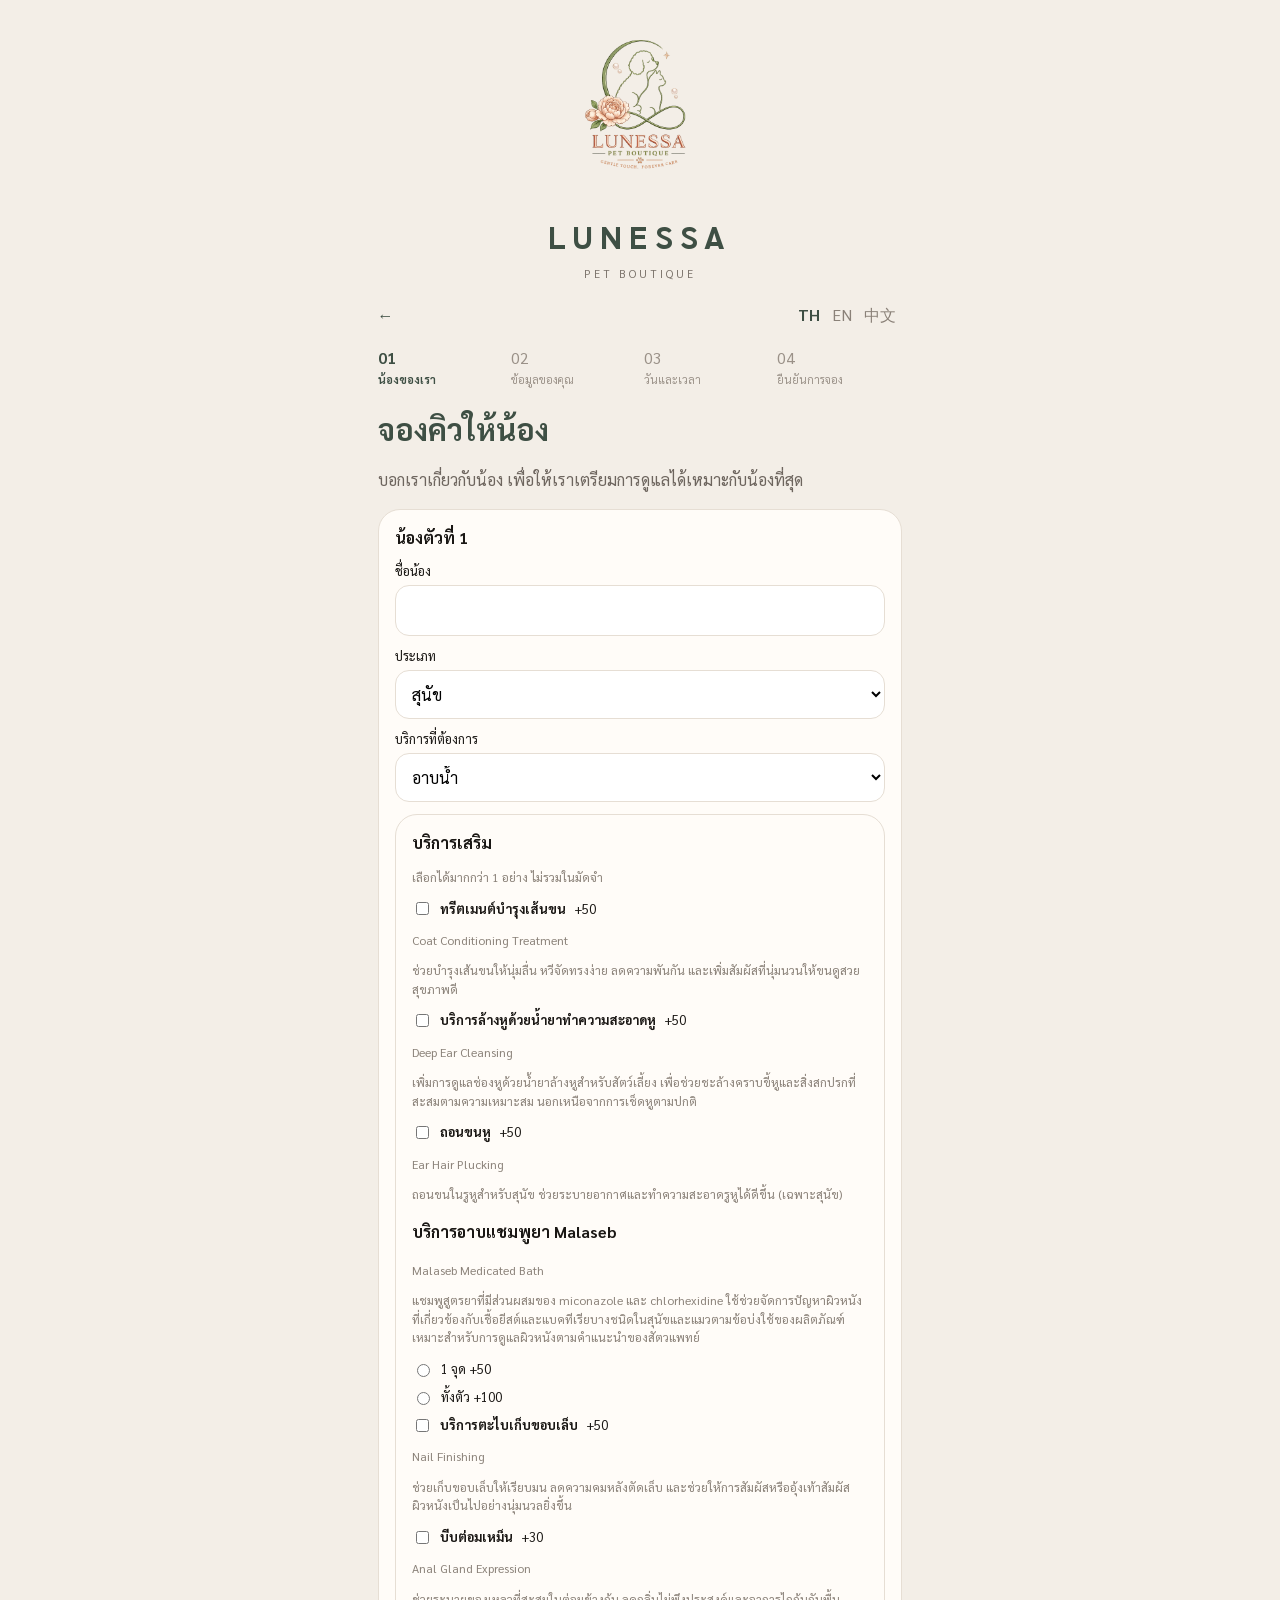
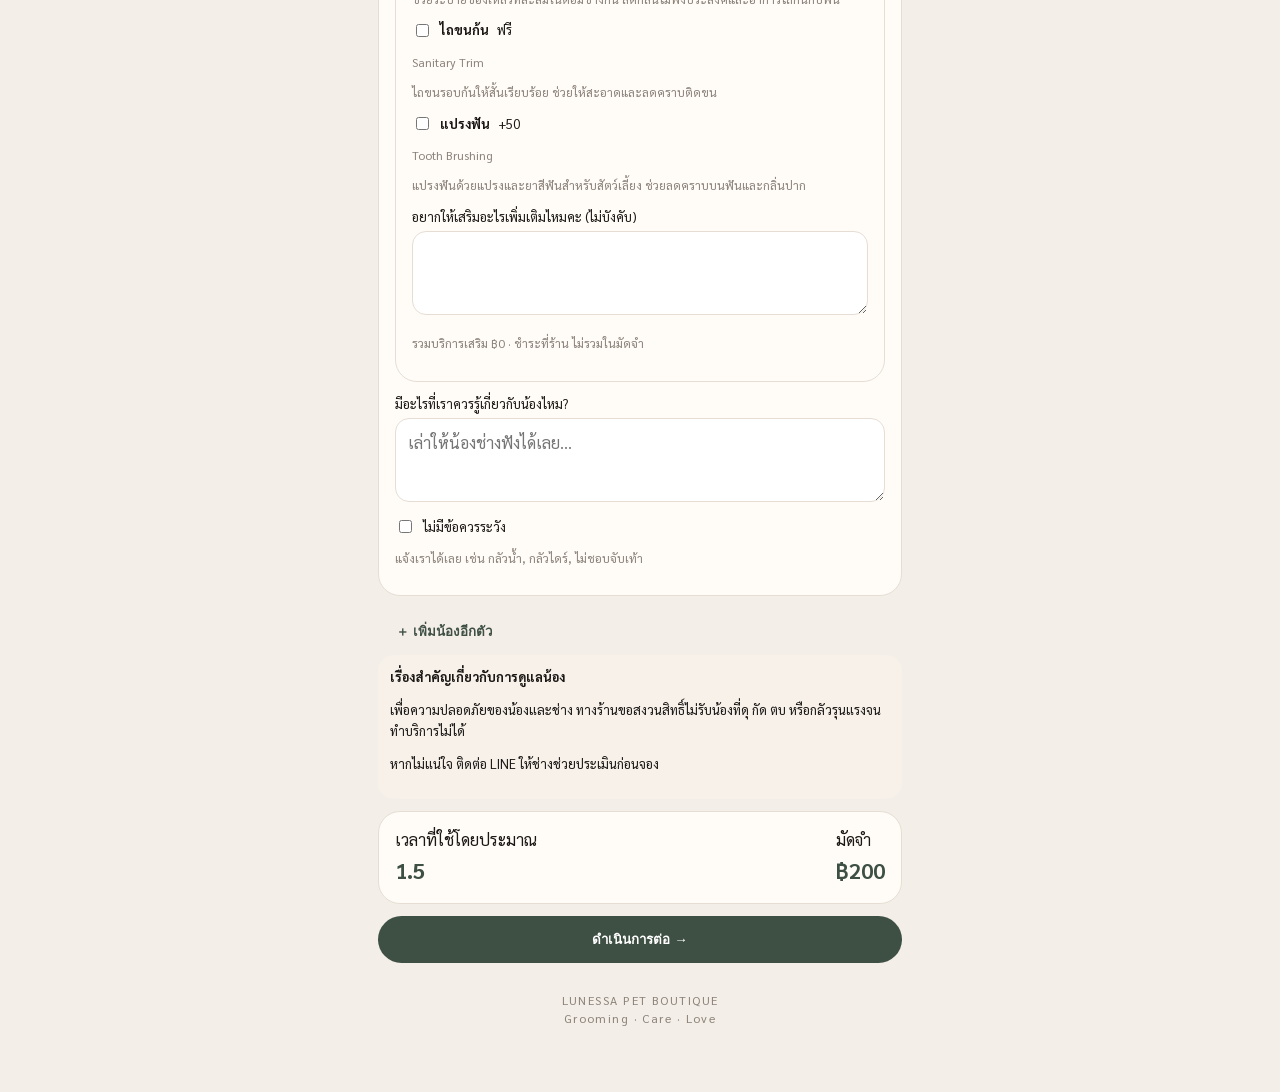
<file: index.html>
<!DOCTYPE html>
<html lang="th"><head><meta charset="UTF-8"/><meta name="viewport" content="width=device-width, initial-scale=1"/><title>Lunessa</title><link href="https://fonts.googleapis.com/css2?family=Sarabun:wght@400;600;700&display=swap" rel="stylesheet"/><style>:root{--ivory:#F3EEE7;--ink:#1A1714;--sage:#3E4F44;--card:#FFFCF8;--line:#E6DED4}*{box-sizing:border-box}body{margin:0;background:var(--ivory);color:var(--ink);font-family:Sarabun,sans-serif;line-height:1.55}.wrap{max-width:560px;margin:0 auto;padding:28px 18px 64px}.brand{text-align:center}.brand img{width:168px;height:auto}.brand h1{margin:8px 0 0;letter-spacing:.22em;color:var(--sage);font-weight:700}.brand small{letter-spacing:.28em;font-size:11px;color:#7a726a}.toprow{display:flex;justify-content:space-between;align-items:center;margin:18px 0}.toprow a{color:var(--sage);text-decoration:none}.langs button{border:0;background:transparent;color:#8a8178;font:inherit;padding:0 6px}.langs button.on{color:var(--sage);font-weight:700}.progress{display:flex;gap:8px;margin:18px 0}.progress div{flex:1;font-size:11px;color:#9a9188}.progress div.on{color:var(--sage);font-weight:700}.progress div span{display:block;font-size:16px}h2{font-family:Sarabun,sans-serif;font-weight:700;font-size:30px;margin:0 0 6px;color:var(--sage)}.lead{color:#6d655e}.card{background:var(--card);border:1px solid var(--line);border-radius:22px;padding:16px;margin:12px 0}label{display:block;font-size:13px;margin:10px 0 4px}input,select,textarea{width:100%;border:1px solid var(--line);border-radius:14px;padding:12px;font:inherit;background:#fff}textarea{min-height:84px}.hint{font-size:12px;color:#8a8178}.warn{font-size:13px;background:#F7F1EA;border-radius:16px;padding:12px}.sum{display:flex;justify-content:space-between}.sum b{font-family:Sarabun,sans-serif;font-weight:700;font-size:22px;color:var(--sage)}.btn{display:inline-flex;justify-content:center;border:0;border-radius:999px;padding:13px 18px;font-weight:600;text-decoration:none;cursor:pointer}.primary{background:var(--sage);color:#fff;width:100%}.ghost{background:transparent;color:var(--sage)}.row{display:flex;gap:10px}.slots{display:flex;flex-wrap:wrap;gap:8px}.slots button{border:1px solid var(--line);background:#fff;border-radius:14px;padding:10px 14px;font:inherit}.slots button.on{background:#C4A484;color:#fff}.slots button:disabled{opacity:.35}.step{display:none}.step.on{display:block}.qr{width:240px;display:block;margin:12px auto;background:#fff}.check{display:flex;gap:8px;align-items:center;margin-top:8px}footer{text-align:center;color:#8a8178;font-size:12px;letter-spacing:.12em;margin-top:28px}.lunessa-close-banner{display:none;background:var(--sage);color:#fff;padding:12px 16px;text-align:center;font-size:14px;line-height:1.55;border-bottom:1px solid var(--line)}.lunessa-close-banner strong{display:block;font-size:15px;margin-bottom:2px}.lunessa-close-banner span{opacity:.95}@media (max-width:480px){.lunessa-close-banner{font-size:13px;padding:11px 14px}}</style></head><body><div class="lunessa-close-banner" id="lunessaCloseBanner" role="status"><strong>ประกาศ</strong><span>ร้าน Lunessa Pet Boutique หยุดวันที่ 29 ตุลาคม – 8 พฤศจิกายน 2569 ขออภัยในความไม่สะดวก แต่ลูกค้ายังสามารถจองคิวล่วงหน้าได้ตามปกติ</span></div><div class="wrap"><header class="brand"><img src="images/lunessa-logo.png" alt="Lunessa"/><h1>LUNESSA</h1><small>PET BOUTIQUE</small></header><div class="toprow"><a href="https://lunessaofficialth.github.io/Home/">←</a><div class="langs"><button data-lang="th" class="on">TH</button><button data-lang="en">EN</button><button data-lang="zh">中文</button></div></div><div class="progress" id="progress"></div><section class="step on" id="s1"></section><section class="step" id="s2"></section><section class="step" id="s3"></section><section class="step" id="s4"></section><section class="step" id="s5"></section><footer>LUNESSA PET BOUTIQUE<br>Grooming · Care · Love</footer></div><script src="app.js?v=30"></script><script src="lang.js?v=23"></script><script src="addons.js?v=1791255066"></script><script src="qr.js?v=12"></script><script src="slots.js?v=27"></script><script src="line.js?v=1"></script><script>render();</script><script>(function(){var el=document.getElementById('lunessaCloseBanner');if(!el)return;var n=new Date(new Date().toLocaleString('en-US',{timeZone:'Asia/Bangkok'}));var ymd=n.getFullYear()+'-'+String(n.getMonth()+1).padStart(2,'0')+'-'+String(n.getDate()).padStart(2,'0');if(ymd<='2026-11-08')el.style.display='block';})();</script></body></html>
</file>
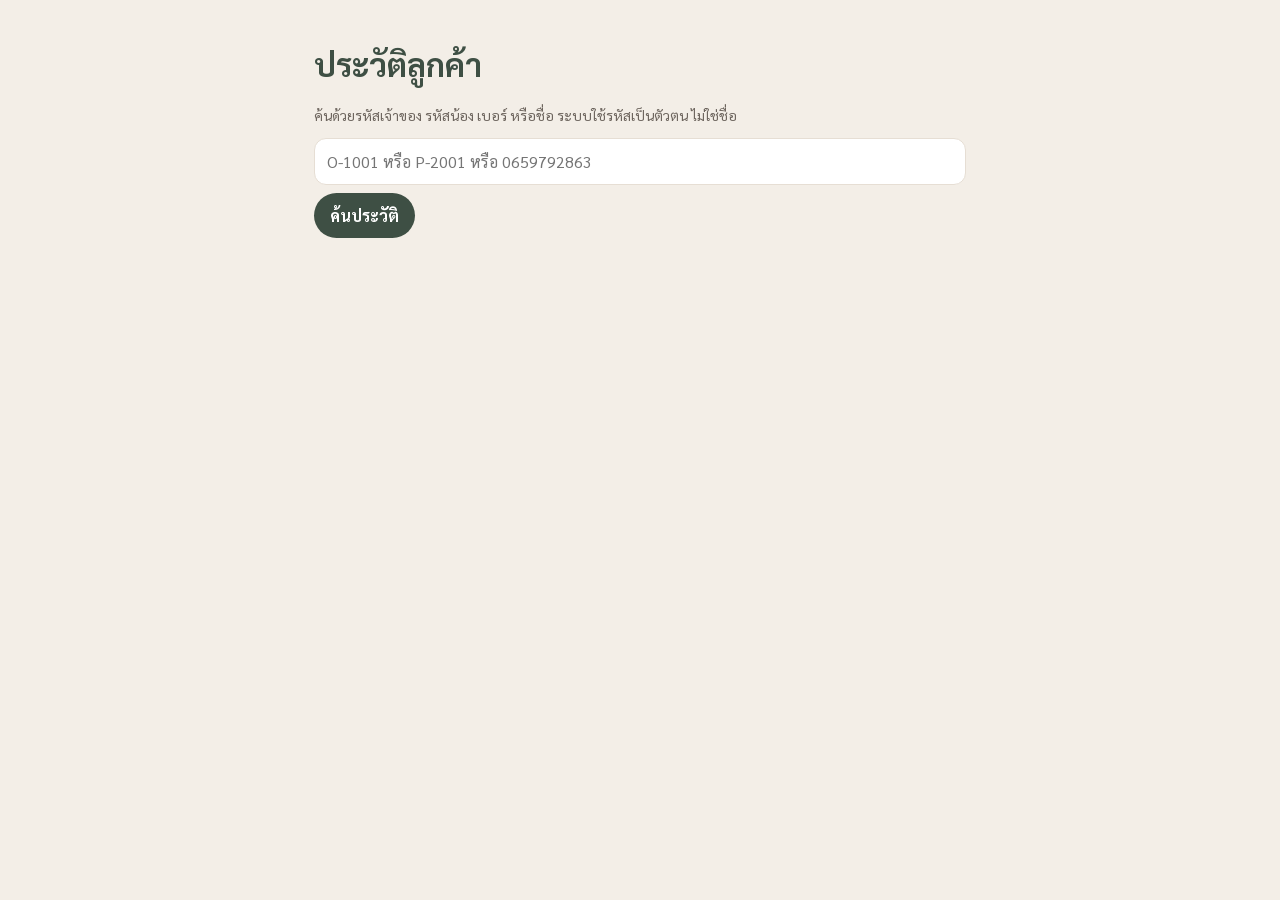
<file: history.html>
<!DOCTYPE html>
<html lang="th"><head><meta charset="UTF-8"><meta name="viewport" content="width=device-width, initial-scale=1"><title>Lunessa ประวัติลูกค้า</title><link href="https://fonts.googleapis.com/css2?family=Sarabun:wght@400;600;700&display=swap" rel="stylesheet"><style>:root{--ivory:#F3EEE7;--ink:#1A1714;--sage:#3E4F44;--line:#E6DED4}*{box-sizing:border-box}body{margin:0;background:var(--ivory);color:var(--ink);font-family:Sarabun,sans-serif}.wrap{max-width:680px;margin:0 auto;padding:22px 14px 60px}h1{color:var(--sage)}input{width:100%;padding:12px;border:1px solid var(--line);border-radius:12px;font:inherit}button{margin-top:8px;border:0;background:var(--sage);color:#fff;border-radius:999px;padding:12px 16px;font:inherit;font-weight:700}.card{background:#FFFCF8;border:1px solid var(--line);border-radius:16px;padding:12px;margin:10px 0}.id{color:var(--sage);font-weight:700}.muted{color:#6d655e;font-size:14px}</style></head><body><div class="wrap"><div id="kpi"></div><h1>ประวัติลูกค้า</h1><p class="muted">ค้นด้วยรหัสเจ้าของ รหัสน้อง เบอร์ หรือชื่อ ระบบใช้รหัสเป็นตัวตน ไม่ใช่ชื่อ</p><input id="q" placeholder="O-1001 หรือ P-2001 หรือ 0659792863"><button id="go" type="button">ค้นประวัติ</button><div id="out"></div></div><script src="staff.js?v=2"></script><script>
const API='https://script.google.com/macros/s/AKfycbyOM3MfkwLwBf0RkPlAoKzfa_1EbX2yjPyVP54G-YNUspcjVT9zm82VegNvMyvvbXt5/exec';
(async()=>{const el=document.getElementById('kpi');try{const d=await staffGet(API,{action:'kpi'});if(!d||!d.ok||!d.rows)return;const m={};d.rows.forEach(r=>m[r.label]=r.value);const g=k=>Object.keys(m).find(x=>x.indexOf(k)>=0);const v=k=>{const x=g(k);return x?m[x]:'';};const esc=s=>String(s).replace(/[&<>"]/g,c=>({'&':'&amp;','<':'&lt;','>':'&gt;','"':'&quot;'}[c]));el.innerHTML='<div class="card"><div class="id">📊 ยอดเข้ารับบริการ '+esc(v('เดือนนี้'))+'</div><div style="font-size:26px;font-weight:700">'+esc(v('ทำแล้ว'))+' <span class="muted">/ เป้า '+esc(v('เป้า'))+'</span></div><div>📅 จองไว้อีก '+esc(v('จองไว้'))+' · 🔮 คาดการณ์ '+esc(v('คาดการณ์'))+' ('+esc(v('%'))+')</div><div>'+esc(v('สถานะ'))+' · ขาดอีก '+esc(v('ขาดอีก'))+'</div><div class="muted">'+esc(v('เดือนที่แล้ว'))+'</div></div>';}catch(e){}})();
document.getElementById('go').onclick=async()=>{
  const q=document.getElementById('q').value.trim();
  const out=document.getElementById('out');
  if(!q){out.innerHTML='<p class="muted">ยังไม่ได้พิมพ์คำค้น</p>';return;}
  out.innerHTML='<p class="muted">กำลังค้น</p>';
  try{
    const data=await staffGet(API,{action:'lookup',q});
    if(data&&data.error==='staff_locked'){out.innerHTML='<p class="muted">'+staffLockedMsg+'</p>';return;}
    if(data&&data.error==='staff_key'){out.innerHTML='<p class="muted">ต้องใส่รหัสพนักงานที่ถูกต้องก่อน</p>';return;}
    const rows=data.rows||[];
    if(!rows.length){out.innerHTML='<p class="muted">ไม่พบประวัติ หรือสคริปต์ยังไม่ได้ Deploy</p>';return;}
    out.innerHTML=rows.map(r=>'<div class="card"><div class="id">'+r.owner_id+' · '+r.pet_id+'</div><strong>'+r.pet+'</strong> · '+r.owner+'<br>'+r.date+' · '+r.service+'<br>'+r.type+' · '+r.coat+' · '+r.weight+' กก.<br>ค่าบริการ ฿'+r.price+' · มัดจำ ฿'+r.deposit+' · ชำระเพิ่ม ฿'+r.extra+'<br>'+(r.note||'')+'<div class="muted">'+r.phone+'</div></div>').join('');
  }catch(e){out.innerHTML='<p class="muted">ยังค้นไม่ได้ ต้อง Deploy สคริปต์รับคำสั่ง lookup ก่อน</p>';}
};
</script></body></html>
</file>
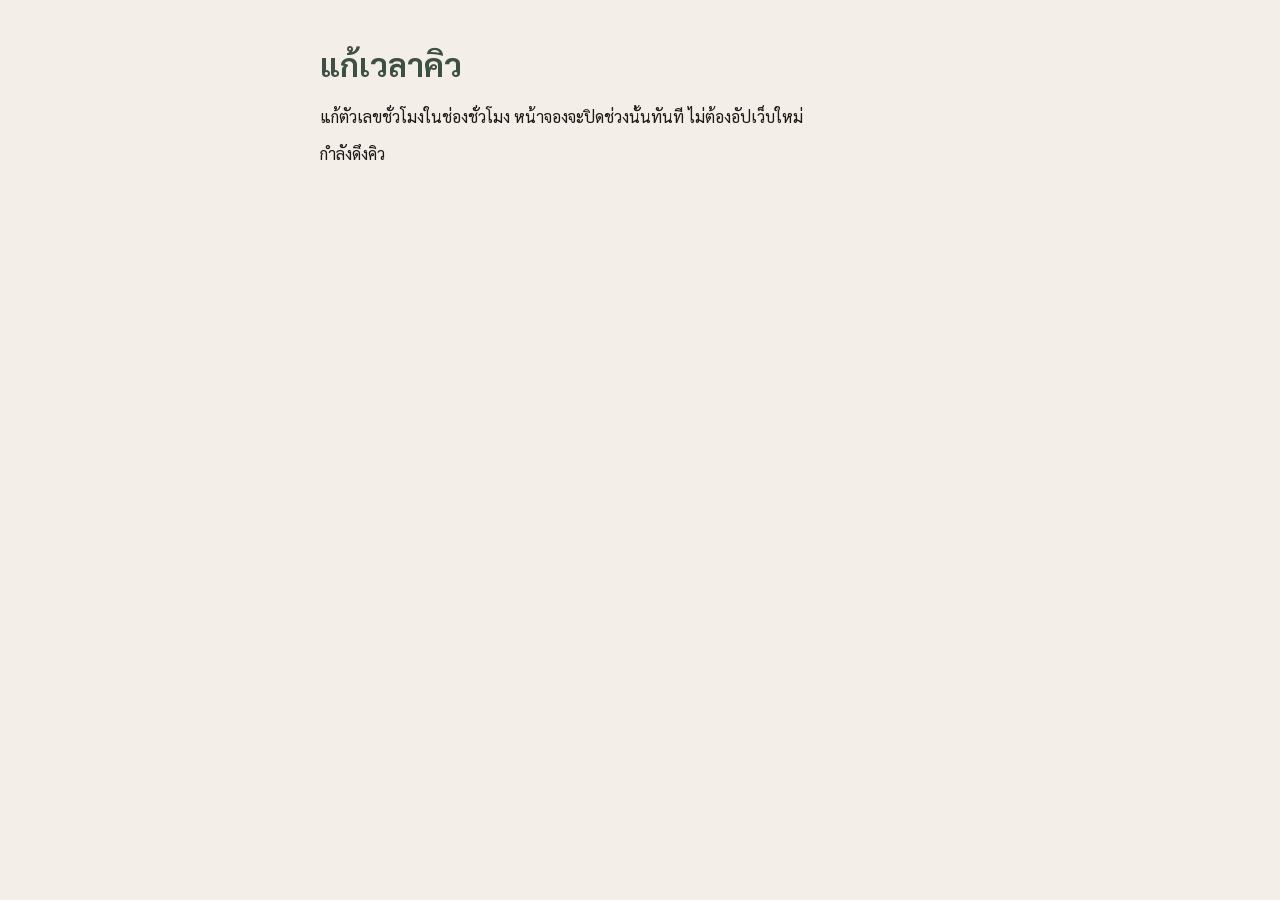
<file: queue.html>
<!DOCTYPE html>
<html lang="th"><head><meta charset="UTF-8"/><meta name="viewport" content="width=device-width, initial-scale=1"/><title>Lunessa แก้เวลาคิว</title><link href="https://fonts.googleapis.com/css2?family=Sarabun:wght@400;600;700&display=swap" rel="stylesheet"/><style>body{margin:0;background:#F3EEE7;color:#1A1714;font-family:Sarabun,sans-serif}.wrap{max-width:640px;margin:0 auto;padding:22px 14px 60px}h1{color:#3E4F44}.card{background:#FFFCF8;border:1px solid #E6DED4;border-radius:16px;padding:12px;margin:10px 0}input,button{font:inherit}input{width:90px;padding:8px;border:1px solid #E6DED4;border-radius:10px}button{border:0;background:#3E4F44;color:#fff;border-radius:999px;padding:8px 12px;font-weight:700}</style></head><body><div class="wrap"><h1>แก้เวลาคิว</h1><p>แก้ตัวเลขชั่วโมงในช่องชั่วโมง หน้าจองจะปิดช่วงนั้นทันที ไม่ต้องอัปเว็บใหม่</p><div id="list">กำลังดึงคิว</div></div><script src="staff.js?v=2"></script><script>
const SHEET='16aGhjPvcEsrw1NAc9qULkE3B4RuroBe9kRK-oIc1ZVg';
const API='https://script.google.com/macros/s/AKfycbyOM3MfkwLwBf0RkPlAoKzfa_1EbX2yjPyVP54G-YNUspcjVT9zm82VegNvMyvvbXt5/exec';
function parse(t){return t.trim().split(/\n/).map(l=>l.split(',').map(x=>x.replace(/^"|"$/g,'')))}
async function load(){const t=await fetch('https://docs.google.com/spreadsheets/d/'+SHEET+'/gviz/tq?tqx=out:csv&sheet=WEB_BOOKINGS').then(r=>r.text());const rows=parse(t).slice(1).filter(r=>r[0]&&String(r[9]).indexOf('ยกเลิก')===-1);document.getElementById('list').innerHTML=rows.slice(-20).reverse().map(r=>'<div class="card"><b>'+r[5]+' '+r[6]+'</b> '+r[2]+'<br>'+r[11]+'<br>ชั่วโมงที่กันคิว <input data-id="'+r[0]+'" value="'+r[7]+'"> <button data-id="'+r[0]+'">บันทึก</button></div>').join('')||'ยังไม่มีคิว';document.querySelectorAll('button[data-id]').forEach(btn=>btn.onclick=()=>save(btn.dataset.id))}
async function save(id){const hours=document.querySelector('input[data-id="'+id+'"]').value;await fetch(API,{method:'POST',mode:'no-cors',headers:{'Content-Type':'text/plain'},body:JSON.stringify({action:'updateHours',key:staffKey(),booking_id:id,hours:Number(hours)})});alert('ส่งแล้ว ถ้าสคริปต์ยังไม่ได้รับคำสั่ง updateHours ให้แก้ช่องชั่วโมงในแถบ WEB_BOOKINGS ของรหัสจองนี้แล้วกดรีเฟรชหน้าจอง')}
load();
</script></body></html>
</file>
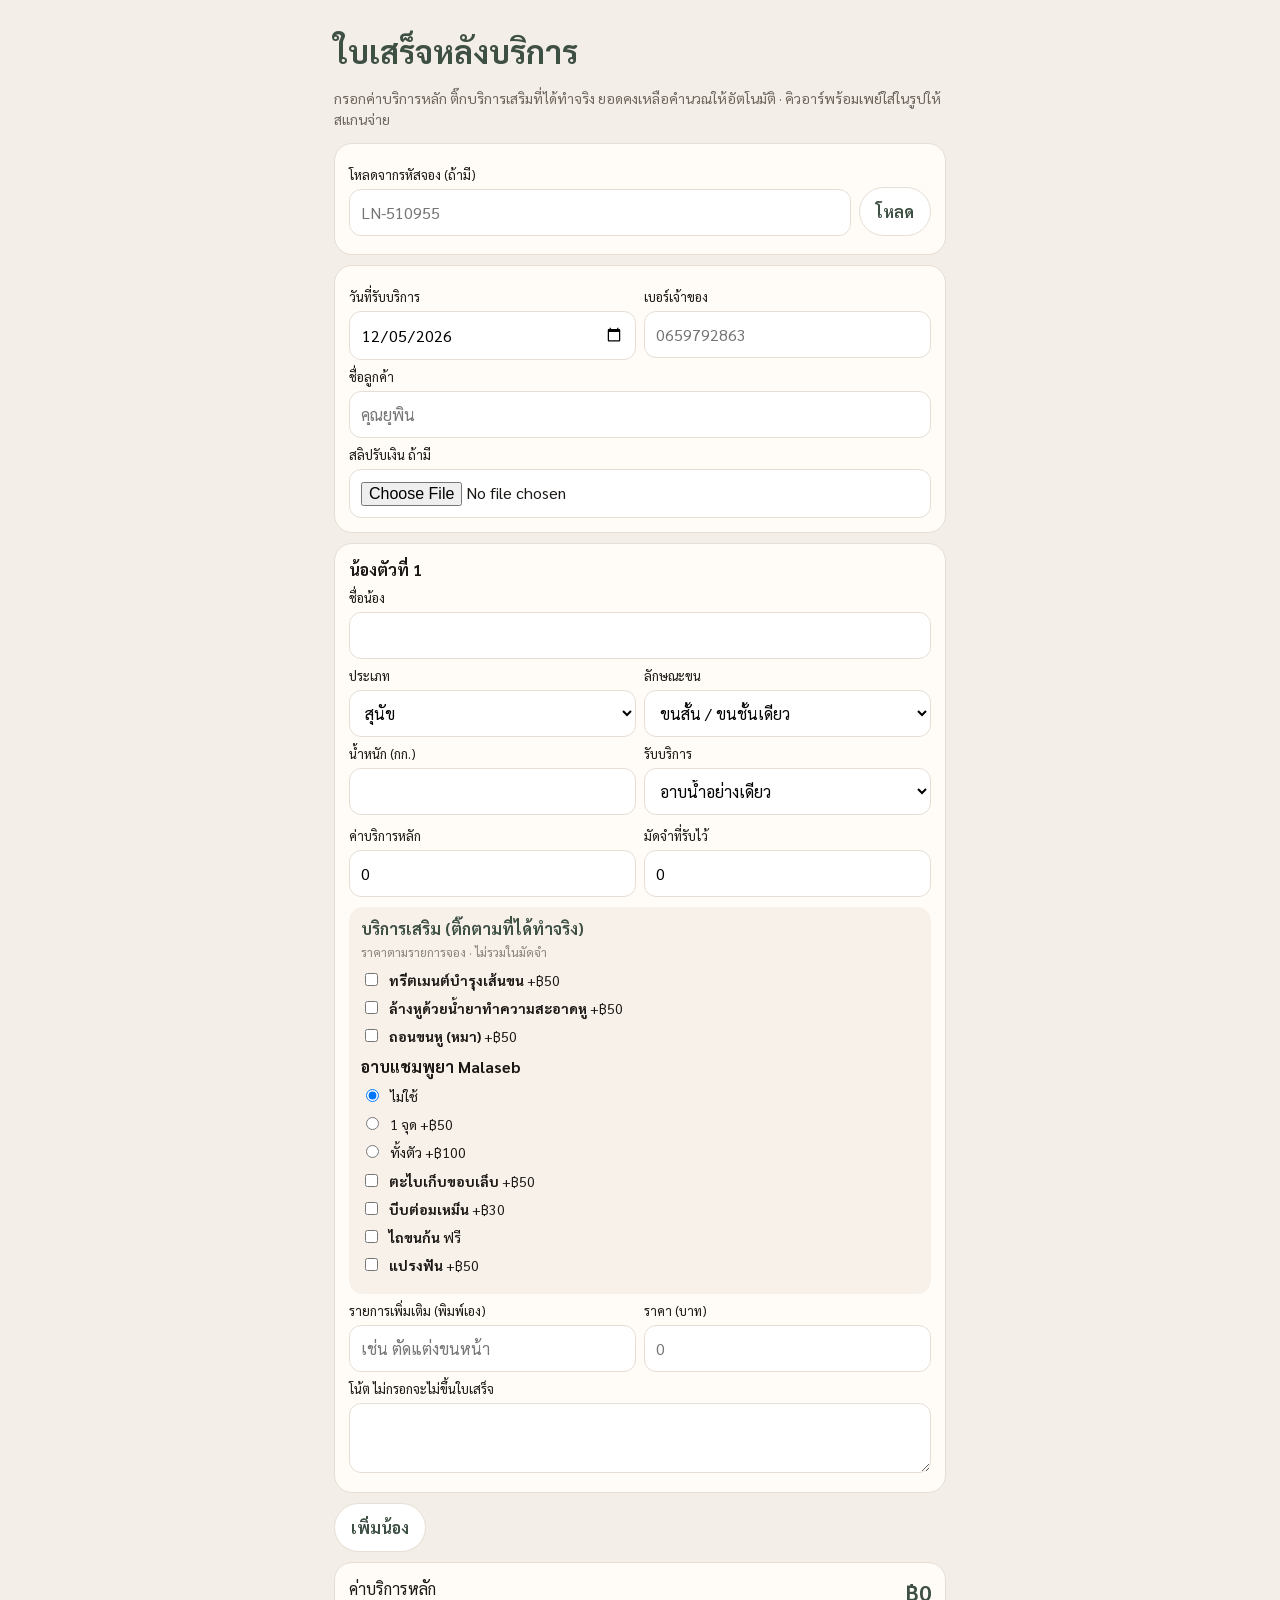
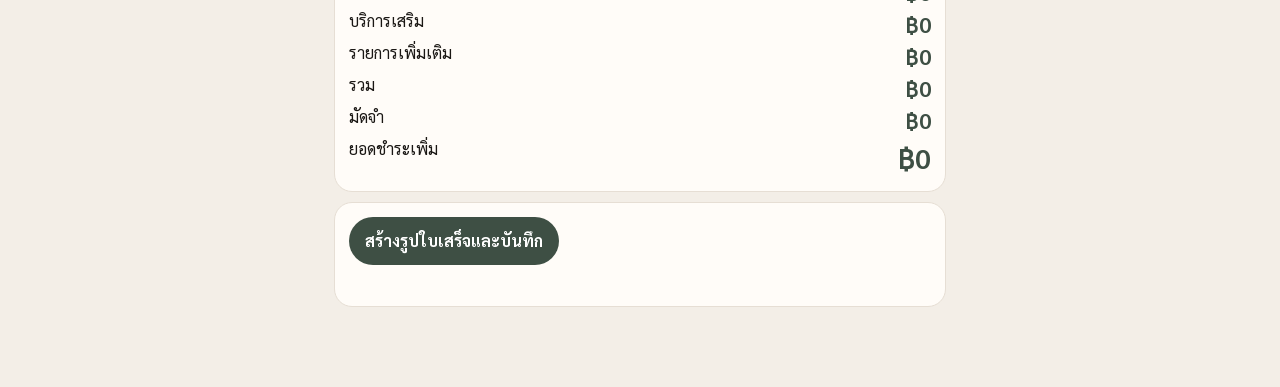
<file: receipt-make.html>
<!DOCTYPE html>
<html lang="th"><head>
<meta charset="UTF-8"><meta name="viewport" content="width=device-width, initial-scale=1">
<title>Lunessa ใบเสร็จ</title>
<link href="https://fonts.googleapis.com/css2?family=Sarabun:wght@400;600;700&display=swap" rel="stylesheet">
<style>
:root{--ivory:#F3EEE7;--ink:#1A1714;--sage:#3E4F44;--card:#FFFCF8;--line:#E6DED4}
*{box-sizing:border-box}
body{margin:0;background:var(--ivory);color:var(--ink);font-family:Sarabun,sans-serif;line-height:1.45}
.wrap{max-width:640px;margin:0 auto;padding:20px 14px 70px}
h1{color:var(--sage);margin:8px 0}
.lead{color:#6d655e;font-size:14px}
label{display:block;font-size:13px;margin:8px 0 4px}
input,select,textarea{width:100%;padding:11px;border:1px solid var(--line);border-radius:12px;font:inherit;background:#fff}
textarea{min-height:64px}
.card{background:var(--card);border:1px solid var(--line);border-radius:18px;padding:14px;margin:10px 0}
.row{display:grid;grid-template-columns:1fr 1fr;gap:8px}
@media(max-width:520px){.row{grid-template-columns:1fr}}
button,.dl{border:0;background:var(--sage);color:#fff;border-radius:999px;padding:12px 16px;font:inherit;font-weight:700;text-decoration:none;display:inline-flex;align-items:center;justify-content:center;cursor:pointer}
.ghost{background:#fff;color:var(--sage);border:1px solid var(--line)}
button:disabled{opacity:.45;cursor:default}
img.out{width:100%;border-radius:16px;margin-top:12px}
.hint{font-size:12px;color:#8a8178;margin:4px 0 0}
.check{display:flex;gap:8px;align-items:flex-start;margin:8px 0;font-size:14px}
.check input{width:auto;margin-top:3px}
.addon-box{background:#F7F1EA;border-radius:14px;padding:10px 12px;margin-top:10px}
.addon-box strong{display:block;margin-bottom:4px;color:var(--sage)}
.tot{display:flex;justify-content:space-between;gap:8px;flex-wrap:wrap}
.tot b{font-size:22px;color:var(--sage)}
.due{font-size:28px;font-weight:700;color:var(--sage)}
.loadrow{display:flex;gap:8px;align-items:end}
.loadrow > div{flex:1}
.loadrow button{flex:0 0 auto;white-space:nowrap}
</style>
</head><body>
<div class="wrap">
  <h1>ใบเสร็จหลังบริการ</h1>
  <p class="lead">กรอกค่าบริการหลัก ติ๊กบริการเสริมที่ได้ทำจริง ยอดคงเหลือคำนวณให้อัตโนมัติ · คิวอาร์พร้อมเพย์ใส่ในรูปให้สแกนจ่าย</p>

  <div class="card">
    <div class="loadrow">
      <div><label>โหลดจากรหัสจอง (ถ้ามี)</label><input id="bookingId" placeholder="LN-510955"></div>
      <button type="button" class="ghost" id="loadBtn">โหลด</button>
    </div>
    <p class="hint" id="loadMsg"></p>
  </div>

  <div class="card">
    <div class="row">
      <div><label>วันที่รับบริการ</label><input id="date" type="date"></div>
      <div><label>เบอร์เจ้าของ</label><input id="phone" placeholder="0659792863"></div>
    </div>
    <label>ชื่อลูกค้า</label><input id="owner" placeholder="คุณยุพิน">
    <label>สลิปรับเงิน ถ้ามี</label><input id="slip" type="file" accept="image/*">
  </div>

  <div id="pets"></div>
  <button class="ghost" id="add" type="button">เพิ่มน้อง</button>

  <div class="card" id="totals">
    <div class="tot"><span>ค่าบริการหลัก</span><b id="sumBase">฿0</b></div>
    <div class="tot"><span>บริการเสริม</span><b id="sumAdd">฿0</b></div>
    <div class="tot"><span>รายการเพิ่มเติม</span><b id="sumExtra">฿0</b></div>
    <div class="tot"><span>รวม</span><b id="sumTotal">฿0</b></div>
    <div class="tot"><span>มัดจำ</span><b id="sumDep">฿0</b></div>
    <div class="tot"><span>ยอดชำระเพิ่ม</span><span class="due" id="sumDue">฿0</span></div>
  </div>

  <div class="card">
    <button id="make" type="button">สร้างรูปใบเสร็จและบันทึก</button>
    <p class="hint" id="msg"></p>
    <img id="preview" class="out" alt="">
    <a id="down" class="dl" style="display:none;margin-top:8px">ดาวน์โหลดรูป</a>
  </div>
</div>
<script src="staff.js?v=2"></script>
<script>
const API='https://script.google.com/macros/s/AKfycbyOM3MfkwLwBf0RkPlAoKzfa_1EbX2yjPyVP54G-YNUspcjVT9zm82VegNvMyvvbXt5/exec';
const MONTHS=['มกราคม','กุมภาพันธ์','มีนาคม','เมษายน','พฤษภาคม','มิถุนายน','กรกฎาคม','สิงหาคม','กันยายน','ตุลาคม','พฤศจิกายน','ธันวาคม'];
/* Same price table as Home/price.html */
const PRICE={dog:{short:{bath:[259,359,409,459,509],shave:[509,609,659,759,809],groom:[609,709,759,859,909]},medium:{bath:[309,409,459,509,559],shave:[559,659,759,809,909],groom:[659,759,859,909,1009]},long:{bath:[359,459,509,559,609],shave:[659,759,859,909,1009],groom:[759,859,959,1009,1109]}},cat:{single:{bath:[309,359,409,459,509]},double:{bath:[359,459,509,559,609],shave:[609,759,809,859,909],groom:[709,859,909,959,1009]}}};
const COATS={'สุนัข':[['short','ขนสั้น / ขนชั้นเดียว'],['medium','ขนกลาง / ขนสั้นสองชั้น'],['long','ขนยาว / ขนสองชั้น / ขนหนาพิเศษ']],'แมว':[['double','ขนสองชั้น / ขนยาว / ขนสั้นแต่หนา'],['single','ขนสั้นชั้นเดียว (แมวไทย)']]};
const SVCS=[['bath','อาบน้ำอย่างเดียว'],['shave','อาบน้ำ + ไถขน'],['groom','อาบน้ำ + ตัดขนงานกรรไกร'],['cut','ตัดขนอย่างเดียว'],['addon','บริการเสริม']];
/* Same add-on prices as booking addons.js */
const ADDON_META=[
  {key:'coat',label:'ทรีตเมนต์บำรุงเส้นขน',price:50,kind:'bool'},
  {key:'ear',label:'ล้างหูด้วยน้ำยาทำความสะอาดหู',price:50,kind:'bool'},
  {key:'pluck',label:'ถอนขนหู (หมา)',price:50,kind:'bool',dogOnly:true},
  {key:'mala',label:'อาบแชมพูยา Malaseb',kind:'choice',spot:50,full:100},
  {key:'deg',label:'ขจัดคราบมันสะสมบนเส้นขน',kind:'choice',spot:100,full:500,catOnly:true},
  {key:'nail',label:'ตะไบเก็บขอบเล็บ',price:50,kind:'bool'},
  {key:'gland',label:'บีบต่อมเหม็น',price:30,kind:'bool'},
  {key:'sani',label:'ไถขนก้น',price:0,kind:'bool'},
  {key:'teeth',label:'แปรงฟัน',price:50,kind:'bool'}
];
function escH(v){return String(v==null?'':v).replace(/&/g,'&amp;').replace(/</g,'&lt;').replace(/>/g,'&gt;').replace(/"/g,'&quot;');}
let n=1;
let VISIT_ID='V-'+Date.now().toString(36).toUpperCase()+'-'+Math.random().toString(36).slice(2,6).toUpperCase();
let SAVING=false;

function opts(list,cur){return list.map(o=>'<option value="'+o[0]+'"'+(o[0]===cur?' selected':'')+'>'+o[1]+'</option>').join('');}
function labelOf(list,v){const o=list.find(x=>x[0]===v);return o?o[1]:v;}
function localISO(){const d=new Date(new Date().toLocaleString('en-US',{timeZone:'Asia/Bangkok'}));return d.getFullYear()+'-'+String(d.getMonth()+1).padStart(2,'0')+'-'+String(d.getDate()).padStart(2,'0');}
function bandOf(species,kg){kg=Number(kg);if(!(kg>0))return -1;const top=species==='cat'?[1.5,3,4.5,5,7.0001]:[2,4,6.5,10,15.0001];for(let i=0;i<top.length;i++)if(kg<top[i])return i;return -1;}
function listPrice(species,coat,svc,kg){const b=bandOf(species,kg);const row=PRICE[species]&&PRICE[species][coat]&&PRICE[species][coat][svc];return b>=0&&row?row[b]:null;}
function baht(n){return '฿'+Number(n||0).toLocaleString('en-US');}
function thaiDate(iso){const p=String(iso||'').split('-');if(p.length<3)return iso;return Number(p[2])+' '+MONTHS[Number(p[1])-1]+' '+(Number(p[0])+543);}
function val(card,f){const el=card.querySelector('[data-f="'+f+'"]');return el?String(el.value||'').trim():'';}
function speciesOf(type){return type==='แมว'?'cat':'dog';}

function addonHtml(type,pre){
  pre=pre||{};
  return '<div class="addon-box" data-addons><strong>บริการเสริม (ติ๊กตามที่ได้ทำจริง)</strong><p class="hint">ราคาตามรายการจอง · ไม่รวมในมัดจำ</p>'+ADDON_META.map(a=>{
    if(a.catOnly&&type!=='แมว')return '';
    if(a.dogOnly&&type!=='สุนัข')return '';
    if(a.kind==='bool'){
      const on=!!pre[a.key];
      return '<label class="check"><input type="checkbox" data-addon="'+a.key+'" '+(on?'checked':'')+'> <span><b>'+a.label+'</b> '+(a.price?'+฿'+a.price:'ฟรี')+'</span></label>';
    }
    const cur=pre[a.key]||'';
    return '<div style="margin:8px 0 4px"><b>'+a.label+'</b></div>'+
      '<label class="check"><input type="radio" name="ad-'+a.key+'-X" data-addon="'+a.key+'" data-val="" '+(cur?'':'checked')+'> ไม่ใช้</label>'+
      '<label class="check"><input type="radio" name="ad-'+a.key+'-X" data-addon="'+a.key+'" data-val="spot" '+(cur==='spot'?'checked':'')+'> 1 จุด +฿'+a.spot+'</label>'+
      '<label class="check"><input type="radio" name="ad-'+a.key+'-X" data-addon="'+a.key+'" data-val="full" '+(cur==='full'?'checked':'')+'> ทั้งตัว +฿'+a.full+'</label>';
  }).join('')+'</div>';
}

function petCard(i,seed){
  seed=seed||{};
  const type=seed.type||'สุนัข';
  const coat=seed.coat||(type==='แมว'?'double':'short');
  const svc=seed.service||'bath';
  const addons=seed.addons||{};
  return '<div class="card" data-pet="'+i+'">'+
    '<strong>น้องตัวที่ '+i+'</strong>'+
    '<label>ชื่อน้อง</label><input data-f="name" value="'+(seed.name||'').replace(/"/g,'&quot;')+'">'+
    '<div class="row"><div><label>ประเภท</label><select data-f="type"><option value="สุนัข"'+(type==='สุนัข'?' selected':'')+'>สุนัข</option><option value="แมว"'+(type==='แมว'?' selected':'')+'>แมว</option></select></div>'+
    '<div><label>ลักษณะขน</label><select data-f="coat">'+opts(COATS[type]||COATS['สุนัข'],coat)+'</select></div></div>'+
    '<div class="row"><div><label>น้ำหนัก (กก.)</label><input data-f="weight" inputmode="decimal" value="'+(seed.weight||'')+'"></div>'+
    '<div><label>รับบริการ</label><select data-f="service">'+opts(SVCS,svc)+'</select></div></div>'+
    '<p class="hint" data-f="hint"></p>'+
    '<div class="row"><div><label>ค่าบริการหลัก</label><input data-f="price" inputmode="numeric" value="'+(seed.price!=null?seed.price:0)+'"></div>'+
    '<div><label>มัดจำที่รับไว้</label><input data-f="deposit" inputmode="numeric" value="'+(seed.deposit!=null?seed.deposit:0)+'"></div></div>'+
    addonHtml(type,addons).replace(/name="ad-([^-]+)-X"/g,'name="ad-$1-'+i+'"')+
    (seed.req?'<div class="addon-box" data-req="'+escH(seed.req)+'"><strong>คำขอจากลูกค้า</strong>'+escH(seed.req)+'</div>':'')+
    '<div class="row"><div><label>รายการเพิ่มเติม (พิมพ์เอง)</label><input data-f="xlabel" placeholder="เช่น ตัดแต่งขนหน้า" value="'+escH(seed.xlabel||'')+'"></div>'+
    '<div><label>ราคา (บาท)</label><input data-f="xprice" inputmode="numeric" placeholder="0" value="'+escH(seed.xprice||'')+'"></div></div>'+
    '<label>โน้ต ไม่กรอกจะไม่ขึ้นใบเสร็จ</label><textarea data-f="note">'+(seed.note||'')+'</textarea>'+
  '</div>';
}

function readAddons(card){
  const out={coat:false,ear:false,pluck:false,mala:'',deg:'',nail:false,gland:false,sani:false,teeth:false};
  card.querySelectorAll('[data-addon]').forEach(el=>{
    const k=el.dataset.addon;
    if(el.type==='checkbox') out[k]=el.checked;
    else if(el.type==='radio'&&el.checked) out[k]=el.dataset.val||'';
  });
  const type=val(card,'type');
  if(type!=='แมว') out.deg='';
  if(type!=='สุนัข') out.pluck=false;
  return out;
}

function addonPrice(a,type){
  let s=0;
  if(a.coat)s+=50; if(a.ear)s+=50; if(type==='สุนัข'&&a.pluck)s+=50; if(a.nail)s+=50;
  if(a.mala==='spot')s+=50; else if(a.mala==='full')s+=100;
  if(type==='แมว'){ if(a.deg==='spot')s+=100; else if(a.deg==='full')s+=500; }
  if(a.gland)s+=30; if(a.teeth)s+=50; // sani (ไถขนก้น) is free
  return s;
}

function addonLabel(a,type){
  const parts=[];
  if(a.coat)parts.push('ทรีตเมนต์บำรุงเส้นขน');
  if(a.ear)parts.push('ล้างหู');
  if(type==='สุนัข'&&a.pluck)parts.push('ถอนขนหู');
  if(a.mala==='spot')parts.push('Malaseb 1 จุด');
  if(a.mala==='full')parts.push('Malaseb ทั้งตัว');
  if(type==='แมว'&&a.deg==='spot')parts.push('ขจัดคราบมัน 1 จุด');
  if(type==='แมว'&&a.deg==='full')parts.push('ขจัดคราบมัน ทั้งตัว');
  if(a.nail)parts.push('ตะไบเก็บขอบเล็บ');
  if(a.gland)parts.push('บีบต่อมเหม็น');
  if(a.sani)parts.push('ไถขนก้น (ฟรี)');
  if(a.teeth)parts.push('แปรงฟัน');
  return parts.join(', ');
}

function refresh(card){
  const type=val(card,'type');
  const species=speciesOf(type);
  const coatEl=card.querySelector('[data-f="coat"]');
  const svcEl=card.querySelector('[data-f="service"]');
  if(!COATS[type].some(o=>o[0]===coatEl.value)) coatEl.innerHTML=opts(COATS[type],COATS[type][0][0]);
  const allowed=species==='cat'&&coatEl.value==='single'?SVCS.filter(o=>o[0]==='bath'||o[0]==='addon'):SVCS;
  if(!allowed.some(o=>o[0]===svcEl.value)) svcEl.value='bath';
  svcEl.innerHTML=opts(allowed,svcEl.value);
  // rebuild addons if type changed (deg visibility)
  const box=card.querySelector('[data-addons]');
  if(box){
    const pre=readAddons(card);
    const i=card.getAttribute('data-pet');
    box.outerHTML=addonHtml(type,pre).replace(/name="ad-([^-]+)-X"/g,'name="ad-$1-'+i+'"');
  }
  const lp=listPrice(species,coatEl.value,svcEl.value,val(card,'weight'));
  const hint=card.querySelector('[data-f="hint"]');
  const w=val(card,'weight');
  hint.textContent=lp!=null?('ราคาตามตาราง ฿'+lp):(w&&bandOf(species,w)<0?'น้ำหนักเกินตาราง — กรอกราคาเอง':'');
  const pr=card.querySelector('[data-f="price"]');
  if(lp!=null&&(!pr.dataset.manual||pr.value==='0'||pr.value==='')){ pr.value=lp; }
  updateTotals();
}

function collectPets(){
  return [...document.querySelectorAll('[data-pet]')].map(c=>{
    const type=val(c,'type');
    const addons=readAddons(c);
    const service_price=Number(val(c,'price')||0);
    const addons_price=addonPrice(addons,type);
    const deposit=Number(val(c,'deposit')||0);
    const extra_label=val(c,'xlabel');
    const extra_price=extra_label?Math.max(0,Number(val(c,'xprice')||0)||0):0;
    const reqEl=c.querySelector('[data-req]');
    const price=service_price+addons_price+extra_price;
    return {
      name:val(c,'name'), type, coat:labelOf(COATS[type]||[],val(c,'coat')), weight:val(c,'weight'),
      service:labelOf(SVCS,val(c,'service')), service_code:val(c,'service'),
      service_price, addons, addons_price, addons_label:addonLabel(addons,type),
      extra_label, extra_price, customer_req:reqEl?reqEl.getAttribute('data-req'):'',
      price, deposit, due:price-deposit, note:val(c,'note')
    };
  }).filter(p=>p.name);
}

function updateTotals(){
  const pets=collectPets();
  const base=pets.reduce((s,p)=>s+p.service_price,0);
  const add=pets.reduce((s,p)=>s+p.addons_price,0);
  const extra=pets.reduce((s,p)=>s+p.extra_price,0);
  const dep=pets.reduce((s,p)=>s+p.deposit,0);
  const total=base+add+extra;
  document.getElementById('sumBase').textContent=baht(base);
  document.getElementById('sumAdd').textContent=baht(add);
  document.getElementById('sumExtra').textContent=baht(extra);
  document.getElementById('sumTotal').textContent=baht(total);
  document.getElementById('sumDep').textContent=baht(dep);
  document.getElementById('sumDue').textContent=baht(total-dep);
}

function render(seeds){
  if(seeds&&seeds.length){ n=seeds.length; document.getElementById('pets').innerHTML=seeds.map((s,i)=>petCard(i+1,s)).join(''); }
  else { document.getElementById('pets').innerHTML=Array.from({length:n},(_,i)=>petCard(i+1)).join(''); }
  document.querySelectorAll('[data-pet]').forEach(c=>refresh(c));
  updateTotals();
}

document.getElementById('add').onclick=()=>{ if(n>=5)return; n++; document.getElementById('pets').insertAdjacentHTML('beforeend',petCard(n)); refresh(document.querySelector('[data-pet="'+n+'"]')); };
document.getElementById('date').value=localISO();

document.getElementById('pets').addEventListener('change',e=>{
  const c=e.target.closest('[data-pet]'); if(!c)return;
  if(e.target.dataset.f==='price') e.target.dataset.manual='1';
  if(e.target.dataset.f==='type'||e.target.dataset.f==='coat'||e.target.dataset.f==='service'||e.target.dataset.f==='weight') refresh(c);
  else updateTotals();
});
document.getElementById('pets').addEventListener('input',e=>{
  if(e.target.dataset.f==='weight'||e.target.dataset.f==='price'||e.target.dataset.f==='deposit'||e.target.dataset.f==='xprice'||e.target.dataset.f==='xlabel'){
    const c=e.target.closest('[data-pet]');
    if(e.target.dataset.f==='weight'&&c) refresh(c); else updateTotals();
  }
  if(e.target.dataset.addon!=null) updateTotals();
});

function mapBookingPet(p, bookingDeposit, idx, count){
  const type=p.type==='cat'?'แมว':(p.type==='dog'?'สุนัข':'สุนัข');
  const svcMap={bath:'bath',cut:'cut',clip:'shave',scissor:'groom',addon:'addon'};
  const svc=svcMap[p.svc||p.service]||'bath';
  const dep=count===1?Number(bookingDeposit||0):(idx===0?Number(bookingDeposit||0):0);
  const addons=Object.assign({coat:false,ear:false,pluck:false,mala:'',deg:'',nail:false,gland:false,sani:false,teeth:false}, p.addons||{});
  return {name:p.name||'', type, coat:type==='แมว'?'double':'short', weight:'', service:svc, deposit:dep, price:0, note:'', addons, req:String(p.req||'').slice(0,300)};
}

async function loadBooking(){
  const id=document.getElementById('bookingId').value.trim();
  const msg=document.getElementById('loadMsg');
  if(!id){ msg.textContent='ใส่รหัสจองก่อน'; return; }
  msg.textContent='กำลังโหลด...';
  try{
    const j=await staffGet(API,{action:'getBooking',id});
    if(j&&j.error==='staff_locked'){ msg.textContent=staffLockedMsg; return; }
    if(j&&j.error==='staff_key'){ msg.textContent='ต้องใส่รหัสพนักงานที่ถูกต้องก่อน'; return; }
    if(!j||!j.ok||!j.booking){ msg.textContent='ไม่พบรหัสจอง '+id; return; }
    const b=j.booking;
    document.getElementById('owner').value=b.owner||'';
    document.getElementById('phone').value=String(b.phone||'');
    const ymd=(String(b.date||'').match(/\d{4}-\d{2}-\d{2}/)||[])[0];
    if(ymd) document.getElementById('date').value=ymd;
    const pets=Array.isArray(b.pets)?b.pets:[];
    const seeds=pets.length?pets.map((p,i)=>mapBookingPet(p,b.deposit,i,pets.length)):[{name:'',type:'สุนัข',service:'bath',deposit:Number(b.deposit||0),addons:{}}];
    render(seeds);
    msg.textContent='โหลด '+b.booking_id+' · '+b.owner+' · มัดจำ ฿'+(b.deposit||0)+' · ติ๊กบริการเสริมตามที่จองไว้แล้ว (แก้ได้)';
  }catch(e){ msg.textContent='โหลดไม่สำเร็จ'; }
}
document.getElementById('loadBtn').onclick=loadBooking;
(function(){const q=new URLSearchParams(location.search).get('id'); if(q){ document.getElementById('bookingId').value=q; loadBooking(); }})();

function row(ctx,label,value,x,y,right){ctx.fillStyle='#8a8178';ctx.font='400 22px Sarabun,sans-serif';ctx.textAlign='left';ctx.fillText(label,x,y);ctx.fillStyle='#1A1714';ctx.font='700 24px Sarabun,sans-serif';ctx.textAlign='right';ctx.fillText(value,right,y);ctx.textAlign='left';}
function loadImg(src){return new Promise(res=>{const im=new Image();im.onload=()=>res(im);im.onerror=()=>res(null);im.src=src;});}
function round(ctx,x,y,w,h,r){ctx.beginPath();ctx.moveTo(x+r,y);ctx.arcTo(x+w,y,x+w,y+h,r);ctx.arcTo(x+w,y+h,x,y+h,r);ctx.arcTo(x,y+h,x,y,r);ctx.arcTo(x,y,x+w,y,r);ctx.closePath();}
function fit(img,maxW){const r=img.naturalHeight/img.naturalWidth;return {w:maxW,h:Math.round(maxW*r)};}

async function make(){
  if(SAVING) return;
  await document.fonts.ready;
  const owner=document.getElementById('owner').value.trim()||'-';
  const phone=document.getElementById('phone').value.trim();
  const isoDate=document.getElementById('date').value;
  const date=thaiDate(isoDate);
  const pets=collectPets();
  if(!pets.length){ document.getElementById('msg').textContent='ยังไม่มีชื่อน้อง'; return; }
  const due=pets.reduce((s,p)=>s+p.due,0);
  SAVING=true;
  const btn=document.getElementById('make'); btn.disabled=true; btn.textContent='กำลังสร้าง...';
  try{
    const slipFile=document.getElementById('slip').files[0];
    const slip=slipFile?await loadImg(URL.createObjectURL(slipFile)):null;
    const logo=await loadImg('images/lunessa-logo.png');
    const qr=await loadImg('images/promptpay.png');
    const qrBox=qr?fit(qr,280):{w:0,h:0};
    const slipBox=slip?fit(slip,280):{w:0,h:0};
    const W=900,side=64;
    const petH=pets.reduce((s,p)=>s+(p.note?252:212)+(p.addons_price?36:0)+(p.extra_label?36:0),0);
    const H=560+petH+220+qrBox.h+80+slipBox.h+(slip?40:0)+160;
    const canvas=document.createElement('canvas'); canvas.width=W; canvas.height=H;
    const ctx=canvas.getContext('2d');
    ctx.fillStyle='#F7F3ED'; ctx.fillRect(0,0,W,H);
    ctx.fillStyle='#FFFCF8'; round(ctx,24,24,W-48,H-48,28); ctx.fill();
    let y=48;
    if(logo){ const lb=fit(logo,110); ctx.drawImage(logo,(W-lb.w)/2,y,lb.w,lb.h); y+=lb.h+12; }
    ctx.fillStyle='#3E4F44'; ctx.textAlign='center'; ctx.font='700 52px Sarabun,sans-serif'; ctx.fillText('LUNESSA',W/2,y+46);
    ctx.font='400 18px Sarabun,sans-serif'; ctx.fillStyle='#8a8178'; ctx.fillText('P E T  B O U T I Q U E',W/2,y+76);
    ctx.strokeStyle='#E6DED4'; ctx.beginPath(); ctx.moveTo(side,y+98); ctx.lineTo(W-side,y+98); ctx.stroke();
    ctx.fillStyle='#3E4F44'; ctx.font='700 34px Sarabun,sans-serif'; ctx.fillText('Thank You for Choosing Us',W/2,y+150);
    ctx.fillStyle='#6d655e'; ctx.font='400 22px Sarabun,sans-serif'; ctx.fillText('ขอบคุณที่ไว้วางใจให้เราดูแลสมาชิกตัวน้อยของคุณ',W/2,y+188);
    y+=230; ctx.textAlign='left';
    row(ctx,'วันที่รับบริการ',date,side,y,W-side); y+=40;
    row(ctx,'ชื่อลูกค้า',owner,side,y,W-side); y+=26;
    ctx.strokeStyle='#E6DED4'; ctx.beginPath(); ctx.moveTo(side,y); ctx.lineTo(W-side,y); ctx.stroke(); y+=22;
    pets.forEach(p=>{
      const ad=p.addons_price?36:0; const ex=p.extra_label?36:0; const h=(p.note?236:196)+ad+ex;
      ctx.fillStyle='#FFFCF8'; round(ctx,side,y,W-side*2,h,18); ctx.fill(); ctx.strokeStyle='#E6DED4'; ctx.stroke();
      ctx.fillStyle='#3E4F44'; ctx.font='700 30px Sarabun,sans-serif'; ctx.textAlign='left'; ctx.fillText(p.name,side+22,y+42);
      ctx.fillStyle='#8a8178'; ctx.font='400 20px Sarabun,sans-serif'; ctx.textAlign='right'; ctx.fillText(p.type,W-side-22,y+40); ctx.textAlign='left';
      ctx.fillStyle='#6d655e'; ctx.fillText(p.coat+' · '+(p.weight||'-')+' กก.',side+22,y+78);
      ctx.fillStyle='#1A1714'; ctx.font='700 22px Sarabun,sans-serif'; ctx.fillText('บริการ: '+p.service,side+22,y+112);
      ctx.strokeStyle='#E6DED4'; ctx.beginPath(); ctx.moveTo(side+22,y+128); ctx.lineTo(W-side-22,y+128); ctx.stroke();
      row(ctx,'ค่าบริการ',baht(p.service_price),side+22,y+160,W-side-22);
      if(ad) row(ctx,'บริการเสริม'+(p.addons_label?' ('+p.addons_label+')':''),baht(p.addons_price),side+22,y+192,W-side-22);
      if(ex) row(ctx,p.extra_label,baht(p.extra_price),side+22,y+192+ad,W-side-22);
      row(ctx,'มัดจำที่รับไว้',baht(p.deposit),side+22,y+192+ad+ex,W-side-22);
      if(p.note){ ctx.fillStyle='#6d655e'; ctx.font='400 20px Sarabun,sans-serif'; ctx.textAlign='left'; ctx.fillText(p.note,side+22,y+222+ad+ex); }
      y+=h+16;
    });
    const boxH=168;
    ctx.fillStyle='#3E4F44'; round(ctx,side,y,W-side*2,boxH,18); ctx.fill();
    ctx.fillStyle='#F3EEE7'; ctx.textAlign='center'; ctx.font='400 22px Sarabun,sans-serif'; ctx.fillText('ยอดชำระเพิ่มวันนี้',W/2,y+48);
    ctx.fillStyle='#ffffff'; ctx.font='700 58px Sarabun,sans-serif'; ctx.fillText(baht(due),W/2,y+112);
    y+=boxH+28;
    if(qr){ ctx.textAlign='center'; ctx.fillStyle='#3E4F44'; ctx.font='400 20px Sarabun,sans-serif'; ctx.fillText('สแกนชำระยอดนี้',W/2,y+8); ctx.drawImage(qr,(W-qrBox.w)/2,y+24,qrBox.w,qrBox.h); y+=qrBox.h+48; }
    if(slip){ ctx.drawImage(slip,(W-slipBox.w)/2,y,slipBox.w,slipBox.h); y+=slipBox.h+28; }
    ctx.textAlign='center'; ctx.fillStyle='#3E4F44'; ctx.font='700 26px Sarabun,sans-serif'; ctx.fillText('Every Little One Deserves Gentle Care.',W/2,y+10);
    ctx.fillStyle='#6d655e'; ctx.font='400 20px Sarabun,sans-serif'; ctx.fillText('หากประทับใจในบริการ ฝากรีวิวให้ Lunessa ได้เลยนะคะ',W/2,y+46);
    ctx.fillStyle='#3E4F44'; ctx.font='400 16px Sarabun,sans-serif'; ctx.fillText('LUNESSA PET BOUTIQUE  ·  Gentle Touch, Forever Care',W/2,y+82);
    const url=canvas.toDataURL('image/png');
    document.getElementById('preview').src=url;
    const a=document.getElementById('down'); a.href=url; a.download='lunessa-receipt.png'; a.style.display='inline-flex';

    const payload={
      action:'saveVisit', key:staffKey(), visit_id:VISIT_ID, iso_date:isoDate, date:isoDate,
      owner, phone:String(phone).replace(/\D/g,''),
      pets:pets.map(p=>({
        name:p.name, type:p.type, coat:p.coat, weight:p.weight, service:p.service,
        service_price:p.service_price, addons:p.addons, addons_price:p.addons_price,
        addons_label:p.addons_label, extra_label:p.extra_label, extra_price:p.extra_price,
        customer_req:p.customer_req, price:p.price, deposit:p.deposit, note:p.note
      })),
      total:pets.reduce((s,p)=>s+p.price,0), extra:due
    };
    let saved=false;
    try{
      const r=await fetch(API,{method:'POST',headers:{'Content-Type':'text/plain;charset=utf-8'},body:JSON.stringify(payload)});
      const j=await r.json();
      if(j&&j.error==='staff_key') staffKeyBad();
      saved=!!(j&&j.ok);
    }catch(e){
      fetch(API,{method:'POST',mode:'no-cors',headers:{'Content-Type':'text/plain'},body:JSON.stringify(payload)}).catch(()=>{});
      saved=true; // fire-and-forget fallback
    }
    document.getElementById('msg').textContent=saved
      ?('บันทึกแล้ว · รหัสใบเสร็จ '+VISIT_ID+' · กดสร้างอีกครั้งจะอัปเดตรายการเดิม ไม่เพิ่มแถวซ้ำ · ดาวน์โหลดรูปส่งในไลน์ได้')
      :('สร้างรูปแล้ว แต่บันทึกชีตไม่สำเร็จ — ลองอีกครั้ง (รหัส '+VISIT_ID+')');
  } finally {
    SAVING=false; btn.disabled=false; btn.textContent='สร้างรูปใบเสร็จและบันทึก';
  }
}
document.getElementById('make').onclick=make;
render();
</script>
</body></html>
</file>
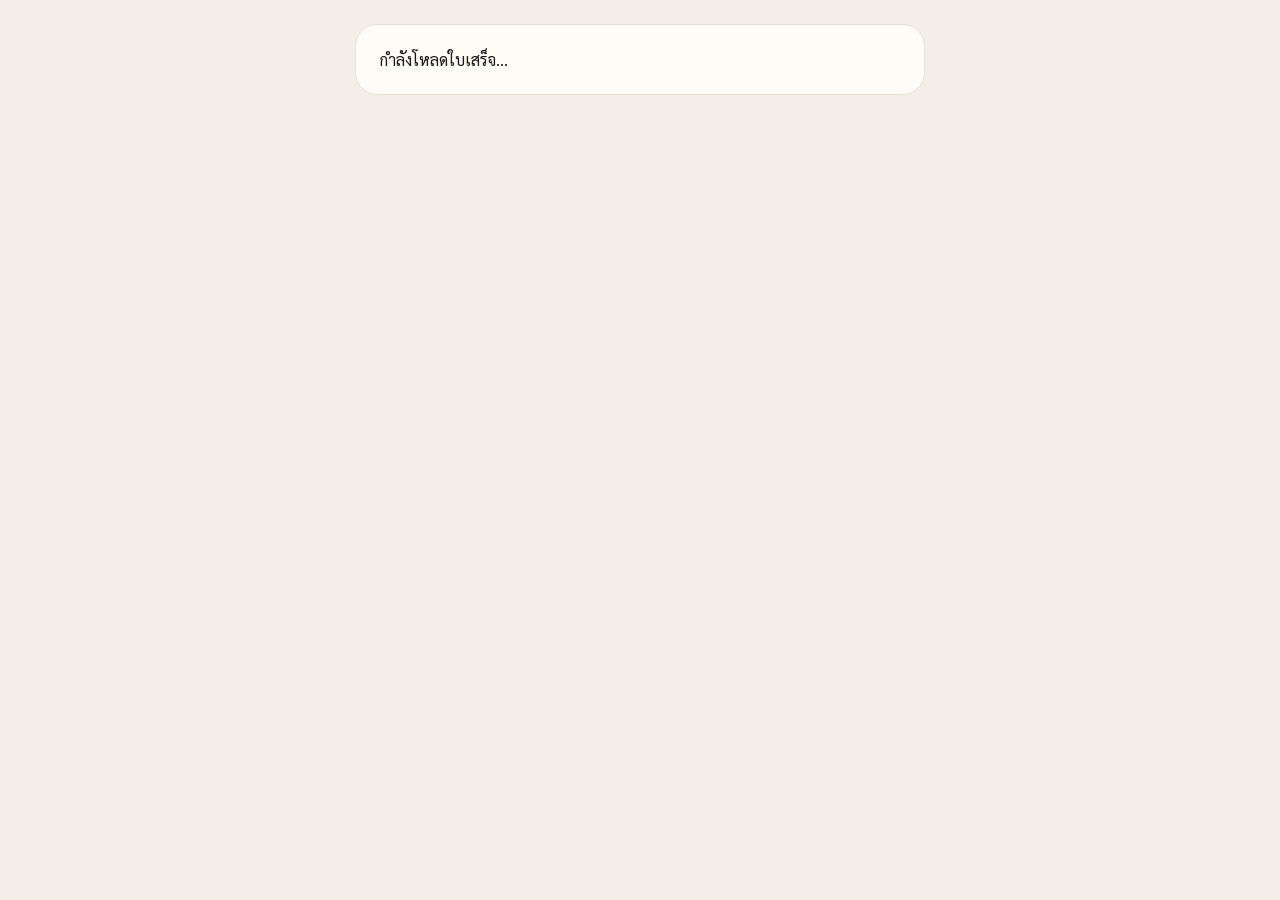
<file: receipt.html>
<!DOCTYPE html>
<html lang="th"><head><meta charset="UTF-8"/><meta name="viewport" content="width=device-width, initial-scale=1"/><title>Lunessa Receipt</title><link href="https://fonts.googleapis.com/css2?family=Sarabun:wght@400;600;700&display=swap" rel="stylesheet"/><style>body{margin:0;background:#F3EEE7;color:#1A1714;font-family:Sarabun,sans-serif}.paper{max-width:520px;margin:24px auto;background:#FFFCF8;border:1px solid #E6DED4;border-radius:22px;padding:24px}h1{color:#3E4F44;letter-spacing:.16em;font-size:22px}.pet{border-top:1px solid #E6DED4;margin-top:12px;padding-top:8px}.price{font-size:28px;font-weight:700;color:#3E4F44}.muted{color:#6d655e}</style></head><body><div class="paper" id="paper">กำลังโหลดใบเสร็จ...</div><script>
const SHEET='16aGhjPvcEsrw1NAc9qULkE3B4RuroBe9kRK-oIc1ZVg';
const id=new URLSearchParams(location.search).get('id')||'';
function parseCsv(text){const rows=[];let row=[],cur='',q=false;for(let i=0;i<text.length;i++){const c=text[i];if(q){if(c==='"'&&text[i+1]==='"'){cur+='"';i++;}else if(c==='"'){q=false;}else cur+=c;}else if(c==='"'){q=true;}else if(c===','){row.push(cur);cur='';}else if(c==='\n'){row.push(cur);rows.push(row);row=[];cur='';}else if(c!=='\r'){cur+=c;}}if(cur||row.length){row.push(cur);rows.push(row);}return rows;}
fetch('https://docs.google.com/spreadsheets/d/'+SHEET+'/gviz/tq?tqx=out:csv&sheet=WEB_BOOKINGS').then(r=>r.text()).then(text=>{
  const all=parseCsv(text);const head=all[0];const rec=all.slice(1).find(r=>r[0]===id);const paper=document.getElementById('paper');
  if(!rec){paper.innerHTML='<h1>LUNESSA</h1><p>ไม่พบรหัสจอง '+id+'</p>';return;}
  const get=name=>{const i=head.indexOf(name);return i<0?'':rec[i];};
  let pets=[];try{pets=JSON.parse(get('receipt_note')||'[]');}catch(e){pets=[];}
  if(!Array.isArray(pets)||!pets.length||!pets[0]||!pets[0].name){paper.innerHTML='<h1>LUNESSA</h1><p>'+id+'</p><p>'+get('owner')+'</p><p>'+(get('receipt_note')||get('note')||'ยังไม่มีรายละเอียดหลังบริการ')+'</p>';return;}
  const total=pets.reduce((s,p)=>s+(Number(p.price)||0),0);
  paper.innerHTML='<h1>LUNESSA</h1><p class="muted">Pet Boutique · ใบเสร็จรับบริการ</p><p>รหัส '+id+'<br>'+get('date')+' '+get('time')+'<br>เจ้าของ '+get('owner')+'</p>'+pets.map(p=>'<div class="pet"><strong>'+p.name+'</strong><p>น้ำหนัก '+(p.weight||'-')+' กก.<br>ราคา ฿'+(p.price||'-')+'<br>'+(p.note||'-')+'</p></div>').join('')+'<p class="price">รวม ฿'+total+'</p><p class="muted">มัดจำ ฿'+get('deposit')+'</p>';
});
</script></body></html>
</file>
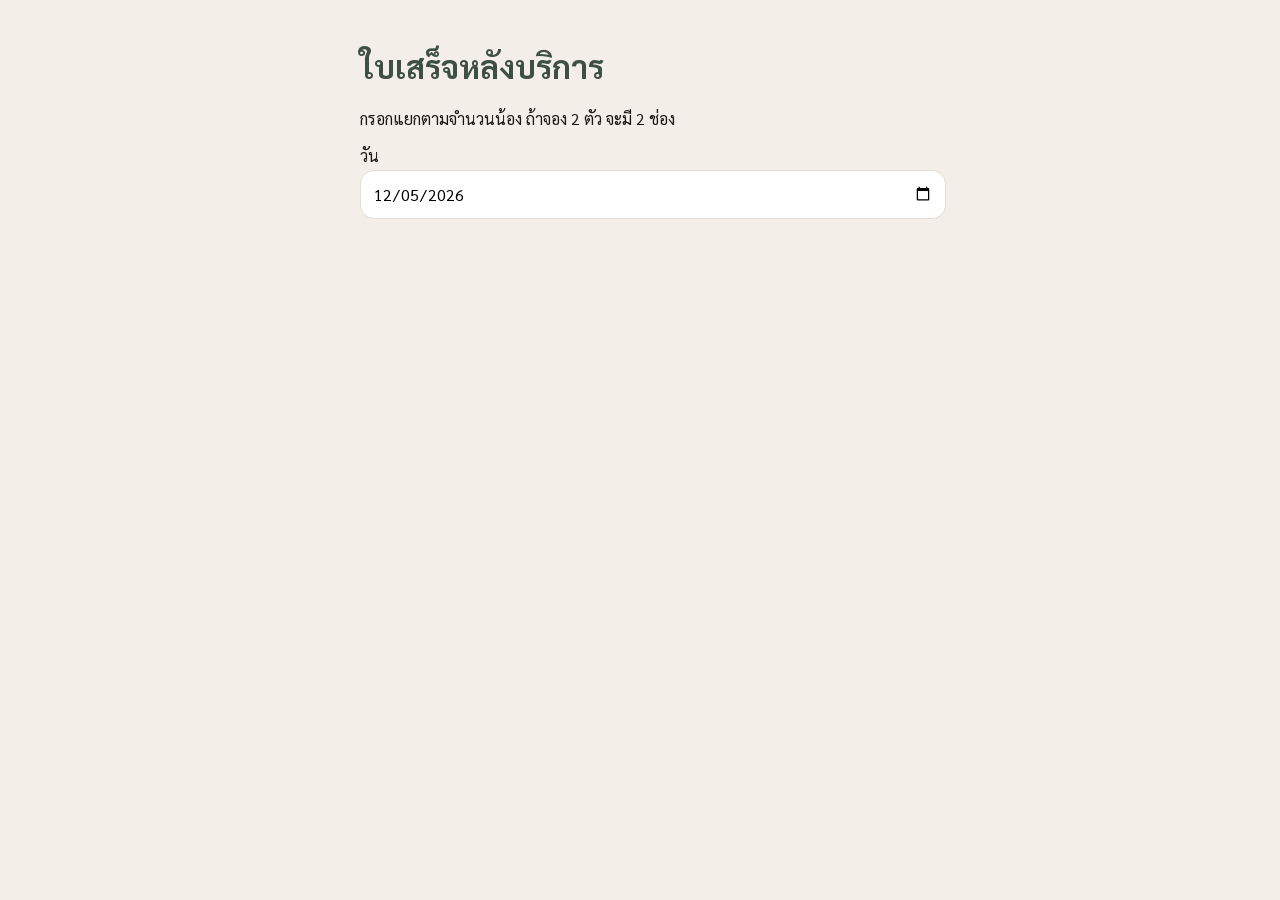
<file: staff.html>
<!DOCTYPE html>
<html lang="th"><head><meta charset="UTF-8"/><meta name="viewport" content="width=device-width, initial-scale=1"/><title>Lunessa ใบเสร็จ</title><link href="https://fonts.googleapis.com/css2?family=Sarabun:wght@400;600;700&display=swap" rel="stylesheet"/><style>body{margin:0;background:#F3EEE7;color:#1A1714;font-family:Sarabun,sans-serif}.wrap{max-width:560px;margin:0 auto;padding:24px 16px 60px}h1{color:#3E4F44}label{display:block;margin:10px 0 4px}input,textarea{width:100%;padding:12px;border:1px solid #E6DED4;border-radius:14px;font:inherit}button{border:0;background:#3E4F44;color:#fff;border-radius:999px;padding:12px 16px;font:inherit;font-weight:700}.card{background:#FFFCF8;border:1px solid #E6DED4;border-radius:18px;padding:14px;margin:10px 0}.item{display:block;width:100%;text-align:left;background:#fff;color:#1A1714;border:1px solid #E6DED4;margin:6px 0}.pet{border-top:1px solid #E6DED4;margin-top:12px;padding-top:8px}</style></head><body><div class="wrap"><h1>ใบเสร็จหลังบริการ</h1><p>กรอกแยกตามจำนวนน้อง ถ้าจอง 2 ตัว จะมี 2 ช่อง</p><label>วัน</label><input id="date" type="date"/><div id="list"></div><div id="form"></div></div><script src="staff.js?v=2"></script><script>
const SHEET='16aGhjPvcEsrw1NAc9qULkE3B4RuroBe9kRK-oIc1ZVg';
const API='https://script.google.com/macros/s/AKfycbyOM3MfkwLwBf0RkPlAoKzfa_1EbX2yjPyVP54G-YNUspcjVT9zm82VegNvMyvvbXt5/exec';
let rows=[];
function parseCsv(text){const rows=[];let row=[],cur='',q=false;for(let i=0;i<text.length;i++){const c=text[i];if(q){if(c==='"'&&text[i+1]==='"'){cur+='"';i++;}else if(c==='"'){q=false;}else cur+=c;}else if(c==='"'){q=true;}else if(c===','){row.push(cur);cur='';}else if(c==='\n'){row.push(cur);rows.push(row);row=[];cur='';}else if(c!=='\r'){cur+=c;}}if(cur||row.length){row.push(cur);rows.push(row);}return rows;}
function ymd(v){const m=String(v||'').match(/(\d{4})-(\d{2})-(\d{2})/);if(m)return m[0];const d=new Date(v);if(isNaN(d))return '';return d.getFullYear()+'-'+String(d.getMonth()+1).padStart(2,'0')+'-'+String(d.getDate()).padStart(2,'0');}
function petsOf(raw){try{const p=JSON.parse(raw||'[]');return Array.isArray(p)&&p.length?p:[{name:'น้อง'}];}catch(e){return [{name:raw||'น้อง'}];}}
async function load(){const text=await fetch('https://docs.google.com/spreadsheets/d/'+SHEET+'/gviz/tq?tqx=out:csv&sheet=WEB_BOOKINGS').then(r=>r.text());const all=parseCsv(text);const head=all[0];rows=all.slice(1).filter(r=>r[0]).map(r=>{const o={};head.forEach((h,i)=>o[h]=r[i]||'');return o;});draw();}
function draw(){const day=document.getElementById('date').value;const list=document.getElementById('list');list.innerHTML=rows.filter(r=>ymd(r.date)===day).map(r=>{const names=petsOf(r.pets_json).map(p=>p.name).join(', ');return '<button class="item" data-id="'+r.booking_id+'">'+r.time+' · '+r.owner+' · '+names+'</button>';}).join('')||'<p>วันนี้ยังไม่มีคิว</p>';list.querySelectorAll('[data-id]').forEach(b=>b.onclick=()=>openForm(b.dataset.id));}
function openForm(id){const r=rows.find(x=>x.booking_id===id);const pets=petsOf(r.pets_json);document.getElementById('form').innerHTML='<div class="card"><strong>'+r.booking_id+' · '+r.owner+'</strong>'+pets.map((p,i)=>'<div class="pet"><strong>น้องตัวที่ '+(i+1)+' · '+p.name+'</strong><label>น้ำหนัก (กก.)</label><input data-w="'+i+'" placeholder="4.2"/><label>ราคาตัวนี้</label><input data-p="'+i+'" placeholder="550"/><label>สิ่งที่เจอวันนี้</label><textarea data-n="'+i+'" placeholder="ผิวปกติ มีรอยแดงที่ท้อง"></textarea></div>').join('')+'<button id="save">บันทึกและสร้างลิงก์</button><p id="out"></p></div>';document.getElementById('save').onclick=async()=>{const packed=pets.map((p,i)=>({name:p.name,weight:document.querySelector('[data-w="'+i+'"]').value,price:document.querySelector('[data-p="'+i+'"]').value,note:document.querySelector('[data-n="'+i+'"]').value}));const total=packed.reduce((s,p)=>s+(Number(p.price)||0),0);await fetch(API,{method:'POST',mode:'no-cors',headers:{'Content-Type':'text/plain'},body:JSON.stringify({action:'saveReceipt',key:staffKey(),booking_id:id,weight:packed.map(p=>p.name+' '+p.weight+'kg').join(' | '),price:total,found:JSON.stringify(packed)})});const link='https://lunessaofficialth.github.io/lunessa-booking/receipt.html?id='+encodeURIComponent(id);document.getElementById('out').innerHTML='รวม ฿'+total+'<br>ส่งลิงก์นี้ในไลน์<br><a href="'+link+'">'+link+'</a>';};}
const d=document.getElementById('date');d.value=new Date().toISOString().slice(0,10);d.onchange=draw;load();
</script></body></html>
</file>
